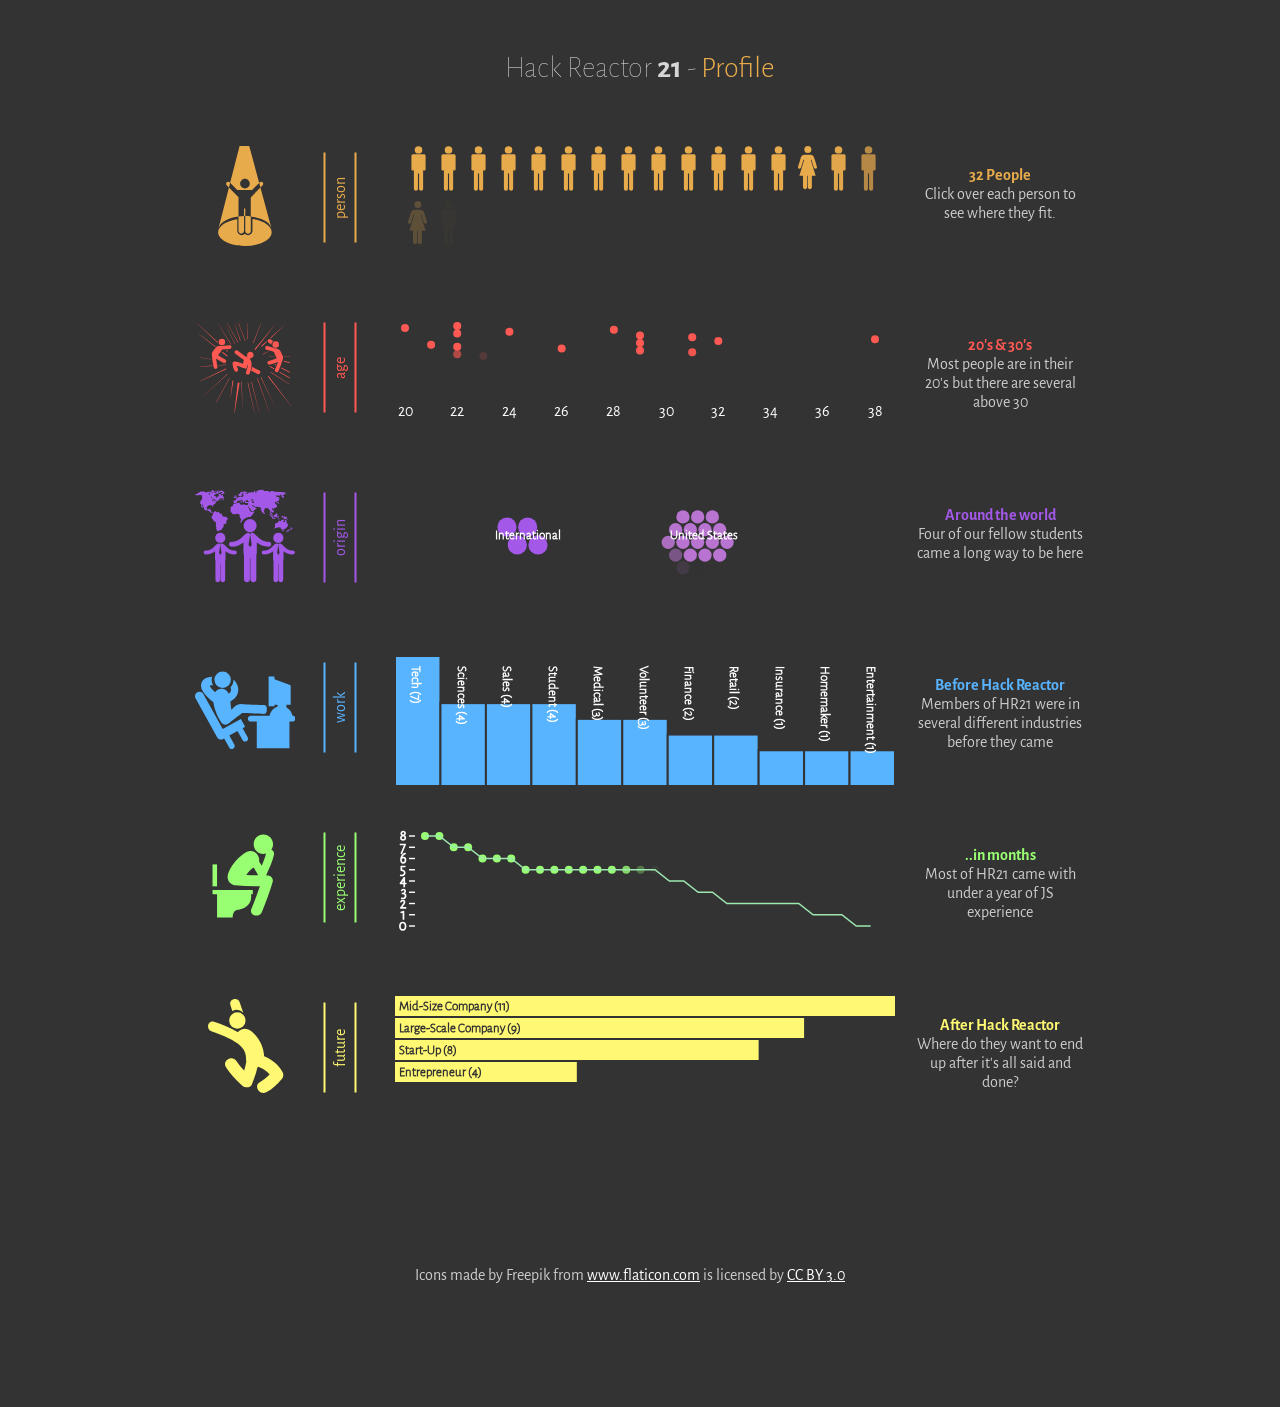
<file: index.html>
<!DOCTYPE html>
<meta charset="utf-8">
<head>

	<title>HR 21 Profile</title>

	<link href='http://fonts.googleapis.com/css?family=Alegreya+Sans:100,300,400,500,700' rel='stylesheet' type='text/css'>
	<link href='styles/profile.css' rel='stylesheet' type='text/css'>

	<script data-main="js/main" src="bower_components/requirejs/require.js"></script>
</head>

<html>
<body>

	<div id="main">

	  <div class="title">Hack Reactor <b>21</b> - <span>Profile</span></div>

	</div>

	<div id="flaticon-license">
		Icons made by Freepik from 
		<a href="http://www.flaticon.com" title="Flaticon">www.flaticon.com</a>         
		is licensed by 
		<a href="http://creativecommons.org/licenses/by/3.0/" title="Creative Commons BY 3.0">CC BY 3.0</a>
	</div>


</body>
</html>
</file>
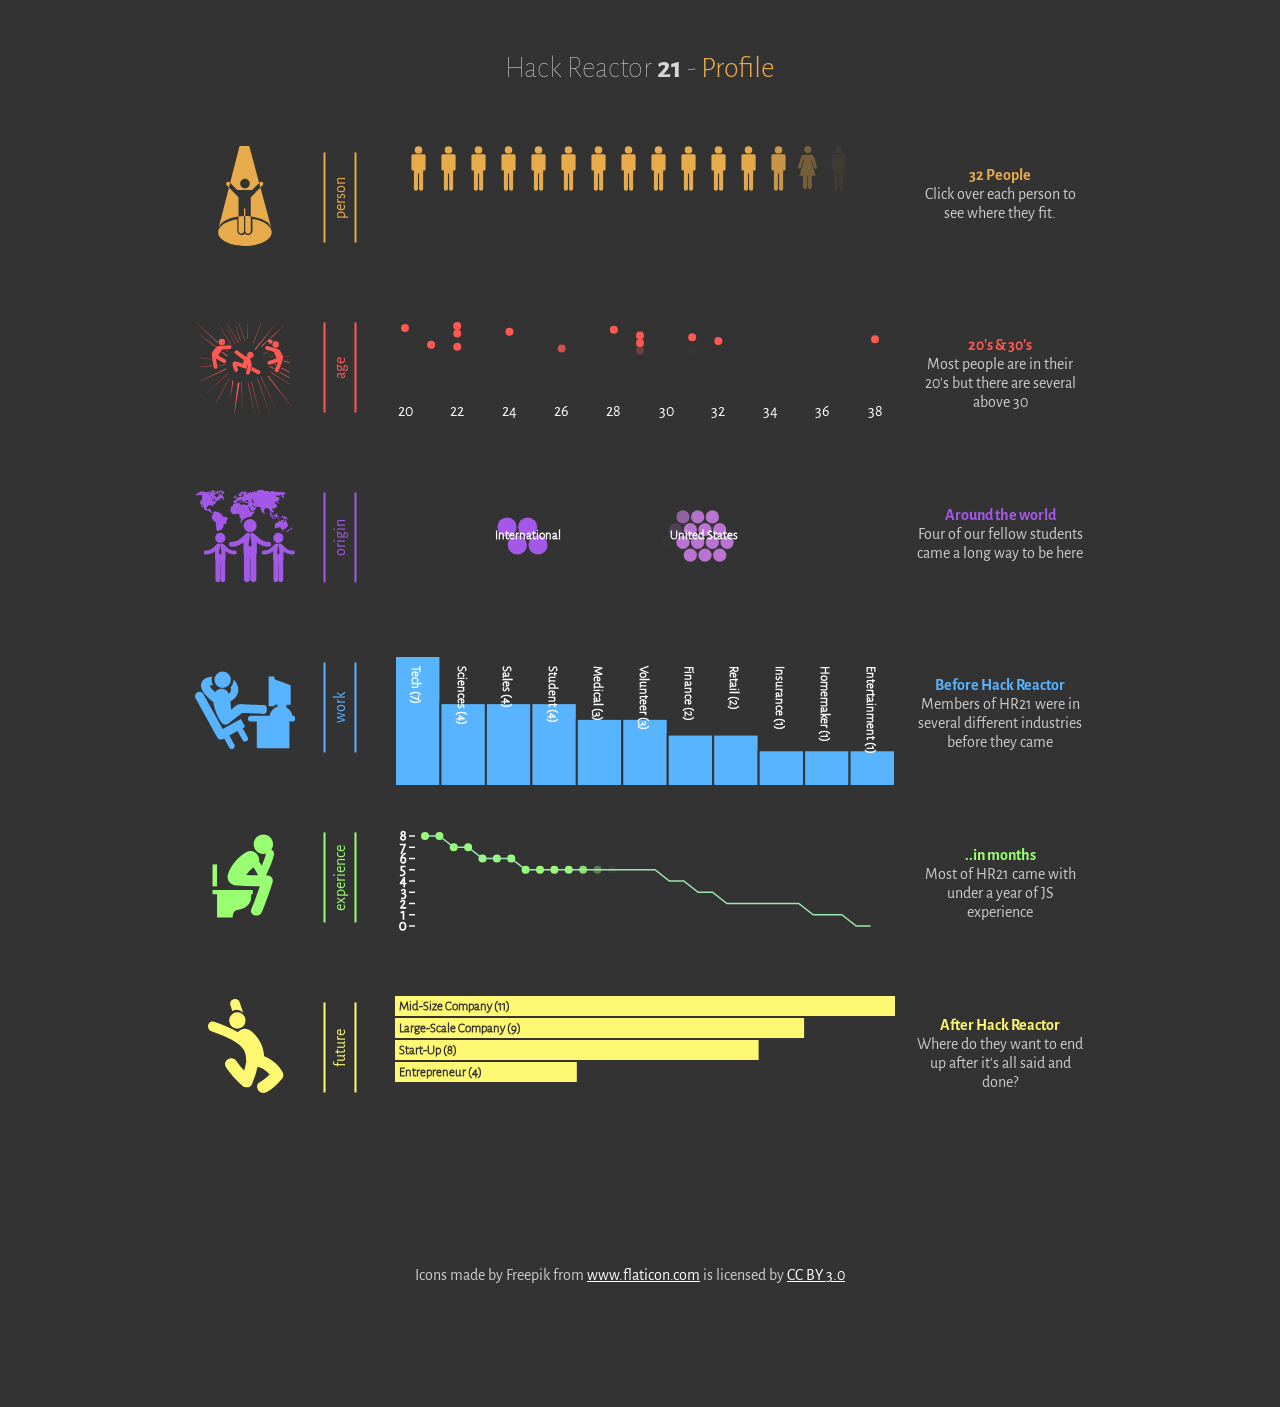
<file: profile.html>
<!DOCTYPE html>
<meta charset="utf-8">
<head>

	<link href='http://fonts.googleapis.com/css?family=Alegreya+Sans:100,300,400,500,700' rel='stylesheet' type='text/css'>
	<link href='styles/profile.css' rel='stylesheet' type='text/css'>

	<script data-main="js/main" src="bower_components/requirejs/require.js"></script>
</head>

<html>
<body>

	<div id="main">

	  <div class="title">Hack Reactor <b>21</b> - <span>Profile</span></div>

	</div>

	<div id="flaticon-license">
		Icons made by Freepik from 
		<a href="http://www.flaticon.com" title="Flaticon">www.flaticon.com</a>         
		is licensed by 
		<a href="http://creativecommons.org/licenses/by/3.0/" title="Creative Commons BY 3.0">CC BY 3.0</a>
	</div>


</body>
</html>
</file>
<file: styles/profile.css>
body { background-color: #333; font-family: 'Alegreya Sans', sans-serif;}
body svg { fill: none;}

.title { margin-bottom:30px; text-align:center; font-size: 30px; color:#D6D6D6; font-weight:100;}
.title span { font-weight:300; color: #E8AB4C;}

.axis path,
.axis line { }
.x.axis path { stroke: none; fill: none; stroke-width: 1px ;}
.y.axis path { stroke: none; fill: none; stroke-width: .5px ;}

.line { fill: none; stroke: steelblue; stroke-width: .5px; }

#main { margin: 50px auto; width: 910px; }
.clickable {cursor:pointer;}

.graphic-container { height:170px; width: 900px;}
.graphic-container svg { float:left; margin: 30px 0px 0px 10px; }
.graphic-title { float:left; margin: 65px 0 0 0px; padding: 5px 0 5px 0; width:90px; text-align:center; -webkit-transform: rotate(-90deg);}
.graphic-description { float:right; margin-top:50px;width:170px; color:#CCC; font-size:16px; text-align:center;}
.graphic-description span.bold { font-weight:bold; } 

#svg-person { fill: #E8AB4C;}
#svg-age { fill: #FF5953;}
#svg-origin { fill: #A358E8;}
#svg-work { fill: #59B4FF;}
#svg-experience { fill: #98FF73;}
#svg-future { fill: #FFF872;}

.demographicSVG, .ageSVG, .internationalSVG { float:left; }
.internationalSVG { position: relative; left: 100px;}

.color-person { color: #E8AB4C;}
.color-age { color: #FF5953;}
.color-origin { color: #A358E8;}
.color-work { color: #59B4FF;}
.color-experience { color: #98FF73;}
.color-future { color: #FFF872;}

.color-border-person { border-top:2px solid #E8AB4C; border-bottom:2px solid #E8AB4C; color: #E8AB4C;}
.color-border-age { border-top:2px solid #FF5953; border-bottom:2px solid #FF5953; color: #FF5953;}
.color-border-origin { border-top:2px solid #A358E8; border-bottom:2px solid #A358E8; color: #A358E8;}
.color-border-work { border-top:2px solid #59B4FF; border-bottom:2px solid #59B4FF; color: #59B4FF;}
.color-border-experience { border-top:2px solid #98FF73; border-bottom:2px solid #98FF73; color: #98FF73;}
.color-border-future { border-top:2px solid #FFF872; border-bottom:2px solid #FFF872; color: #FFF872;}

#flaticon-license { margin:60px auto; width:450px; color: #CCC; }
#flaticon-license a { color: #FFF; }

.tooltip-person {
  position:absolute;
  padding: 15px 15px 19px 15px;
  background: rgba(255, 255, 255, 1);
  color: #333;
  border-radius: 6px;
  white-space: nowrap;
}

.tooltip-person:after {
  box-sizing: border-box;
  display: inline;
  line-height: 1;
  font-size: 10px;
  width: 20px;
  top:99%;
  left:30px;
  line-height: 1;
  color: rgba(255, 255, 255, 1);
  content: "\25BC";
  position: absolute;
  text-align: center;
}
</file>
